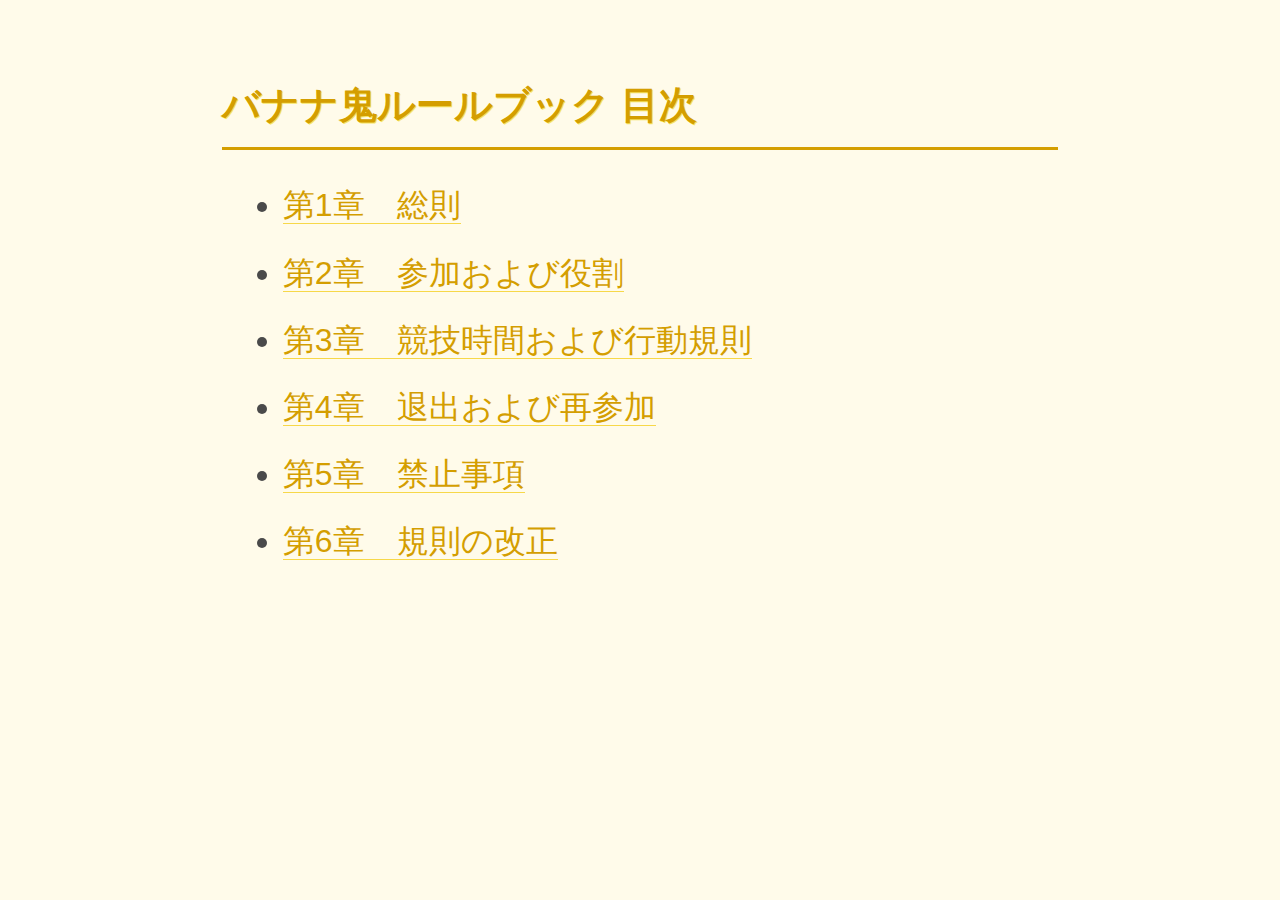
<file: index.html>
<!DOCTYPE html>
<html lang="ja">
<link rel="stylesheet" href="style.css" />

<head>
    <meta charset="UTF-8">
    <title>バナナ鬼ルールブック - 目次</title>
    <link rel="stylesheet" href="style.css">
</head>
<body>

<h1>バナナ鬼ルールブック 目次</h1>

<ul>
    <li><a href="chapter1.html">第1章　総則</a></li>
    <li><a href="chapter2.html">第2章　参加および役割</a></li>
    <li><a href="chapter3.html">第3章　競技時間および行動規則</a></li>
    <li><a href="chapter4.html">第4章　退出および再参加</a></li>
    <li><a href="chapter5.html">第5章　禁止事項</a></li>
    <li><a href="chapter6.html">第6章　規則の改正</a></li>
</ul>

</body>
</html>
</file>
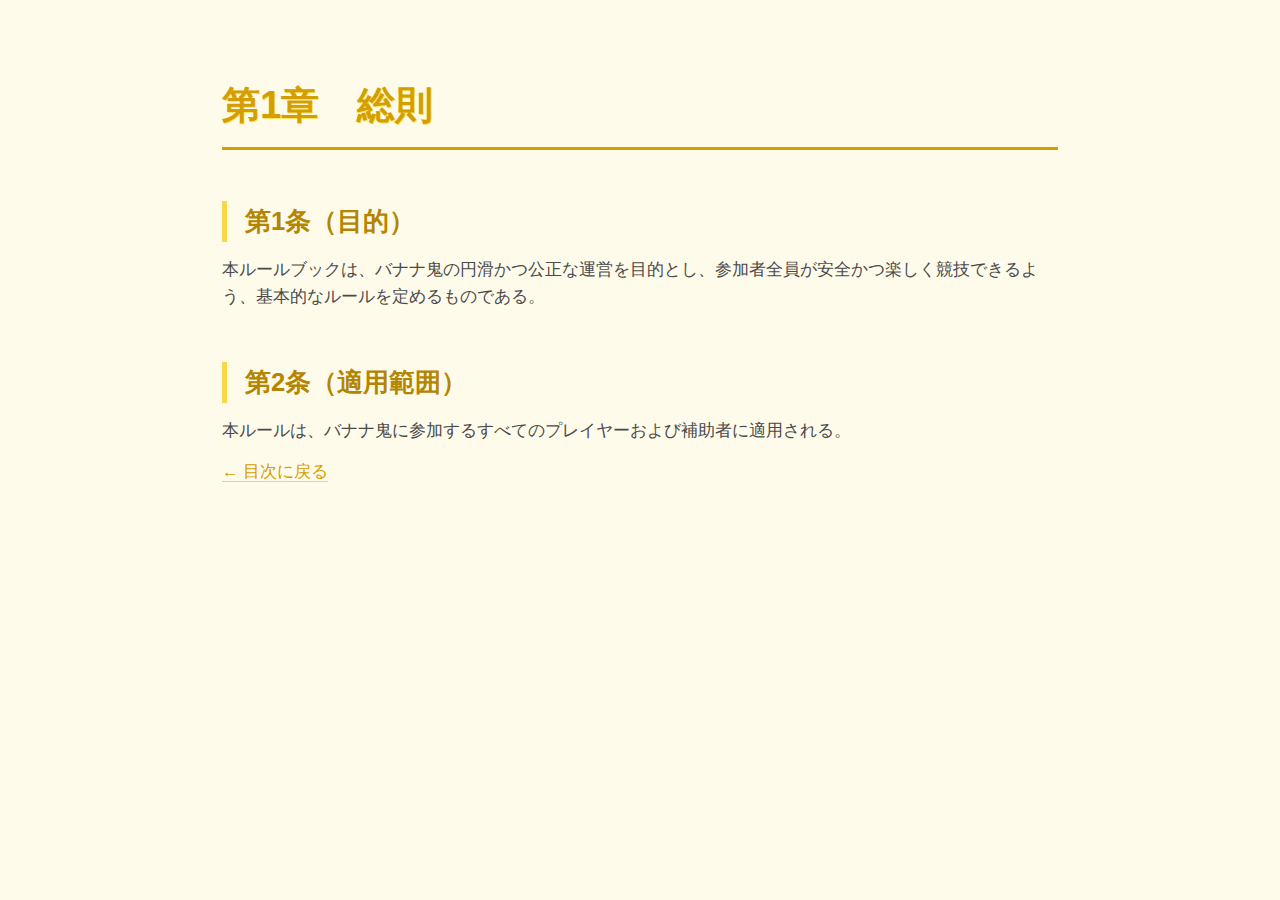
<file: chapter1.html>
<!DOCTYPE html>
<html lang="ja">
<head>
    <meta charset="UTF-8">
    <title>第1章 総則 - バナナ鬼ルールブック</title>
    <link rel="stylesheet" href="style.css">
</head>
<body>

<h1>第1章　総則</h1>

<h2>第1条（目的）</h2>
<p>本ルールブックは、バナナ鬼の円滑かつ公正な運営を目的とし、参加者全員が安全かつ楽しく競技できるよう、基本的なルールを定めるものである。</p>

<h2>第2条（適用範囲）</h2>
<p>本ルールは、バナナ鬼に参加するすべてのプレイヤーおよび補助者に適用される。</p>

<p><a href="index.html">← 目次に戻る</a></p>

</body>
</html>
</file>
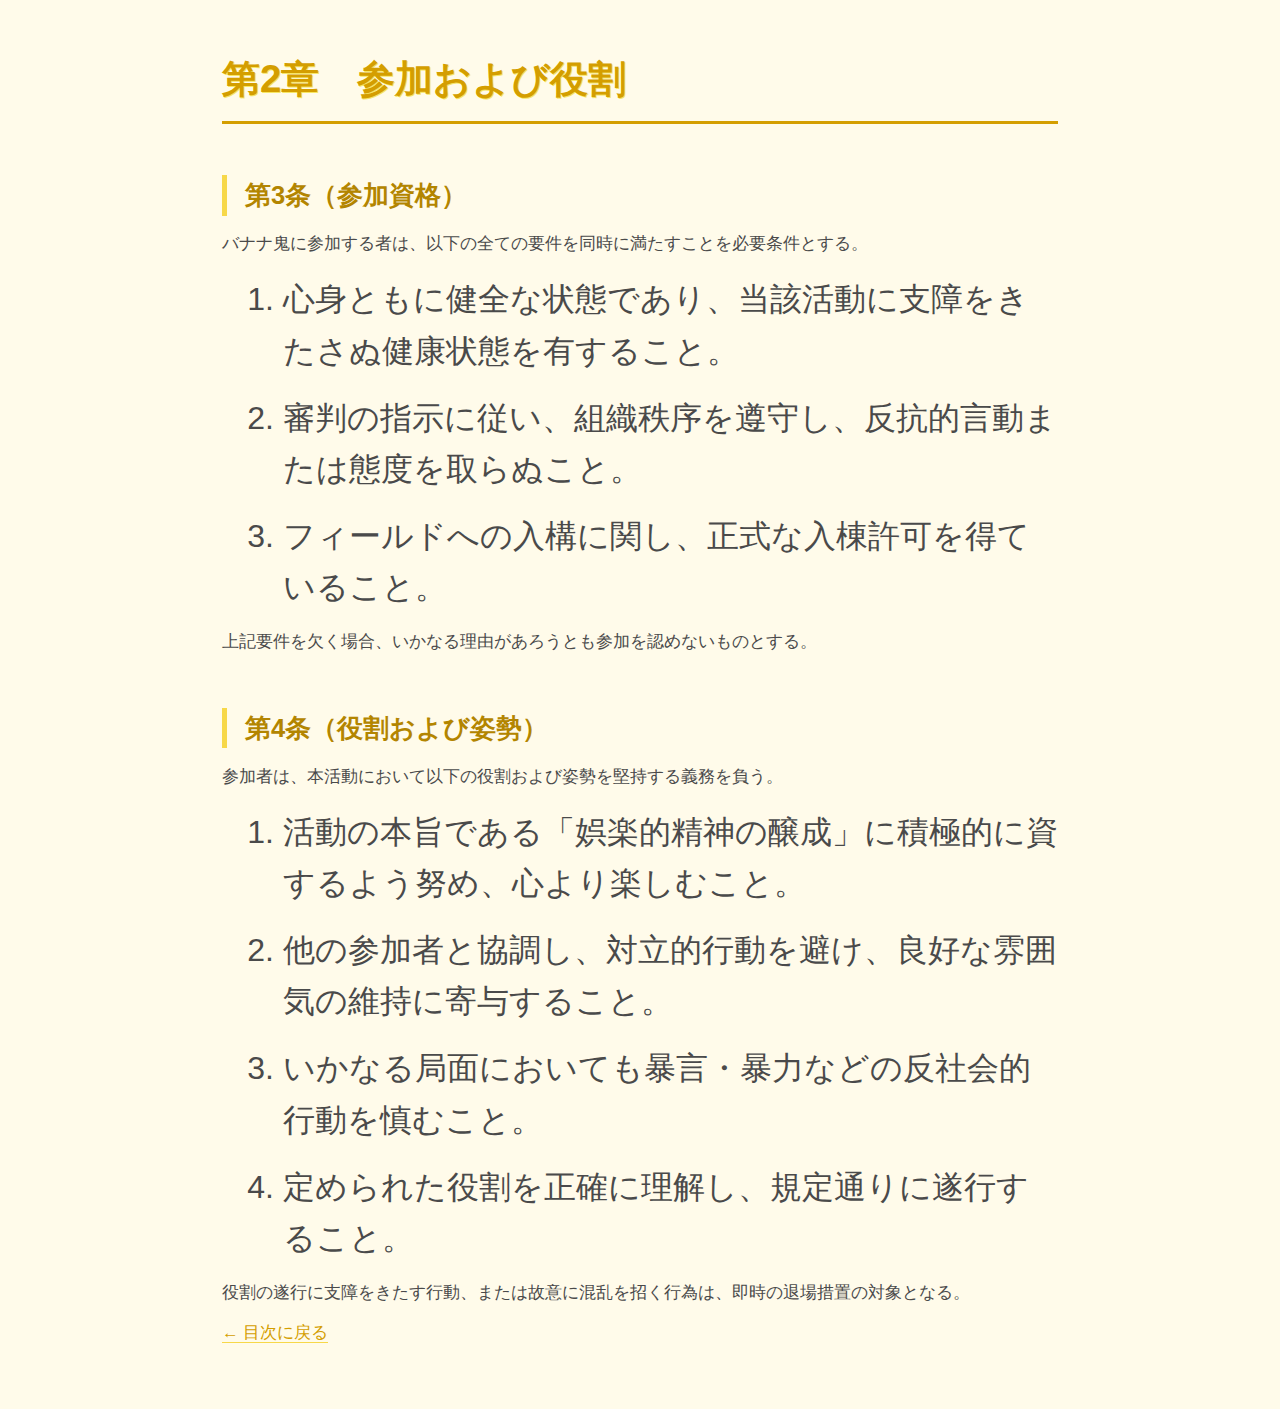
<file: chapter2.html>
<!<!DOCTYPE html>
<html lang="ja">
<head>
    <meta charset="UTF-8">
    <title>第2章 参加および役割 - バナナ鬼ルールブック</title>
    <link rel="stylesheet" href="style.css">
</head>
<body>

<h1>第2章　参加および役割</h1>

<h2>第3条（参加資格）</h2>
<p>
バナナ鬼に参加する者は、以下の全ての要件を同時に満たすことを必要条件とする。
</p>
<ol>
    <li>心身ともに健全な状態であり、当該活動に支障をきたさぬ健康状態を有すること。</li>
    <li>審判の指示に従い、組織秩序を遵守し、反抗的言動または態度を取らぬこと。</li>
    <li>フィールドへの入構に関し、正式な入棟許可を得ていること。</li>
</ol>
<p>
上記要件を欠く場合、いかなる理由があろうとも参加を認めないものとする。
</p>

<h2>第4条（役割および姿勢）</h2>
<p>
参加者は、本活動において以下の役割および姿勢を堅持する義務を負う。
</p>
<ol>
    <li>活動の本旨である「娯楽的精神の醸成」に積極的に資するよう努め、心より楽しむこと。</li>
    <li>他の参加者と協調し、対立的行動を避け、良好な雰囲気の維持に寄与すること。</li>
    <li>いかなる局面においても暴言・暴力などの反社会的行動を慎むこと。</li>
    <li>定められた役割を正確に理解し、規定通りに遂行すること。</li>
</ol>
<p>
役割の遂行に支障をきたす行動、または故意に混乱を招く行為は、即時の退場措置の対象となる。
</p>

<p><a href="index.html">← 目次に戻る</a></p>

</body>
</html>
</file>
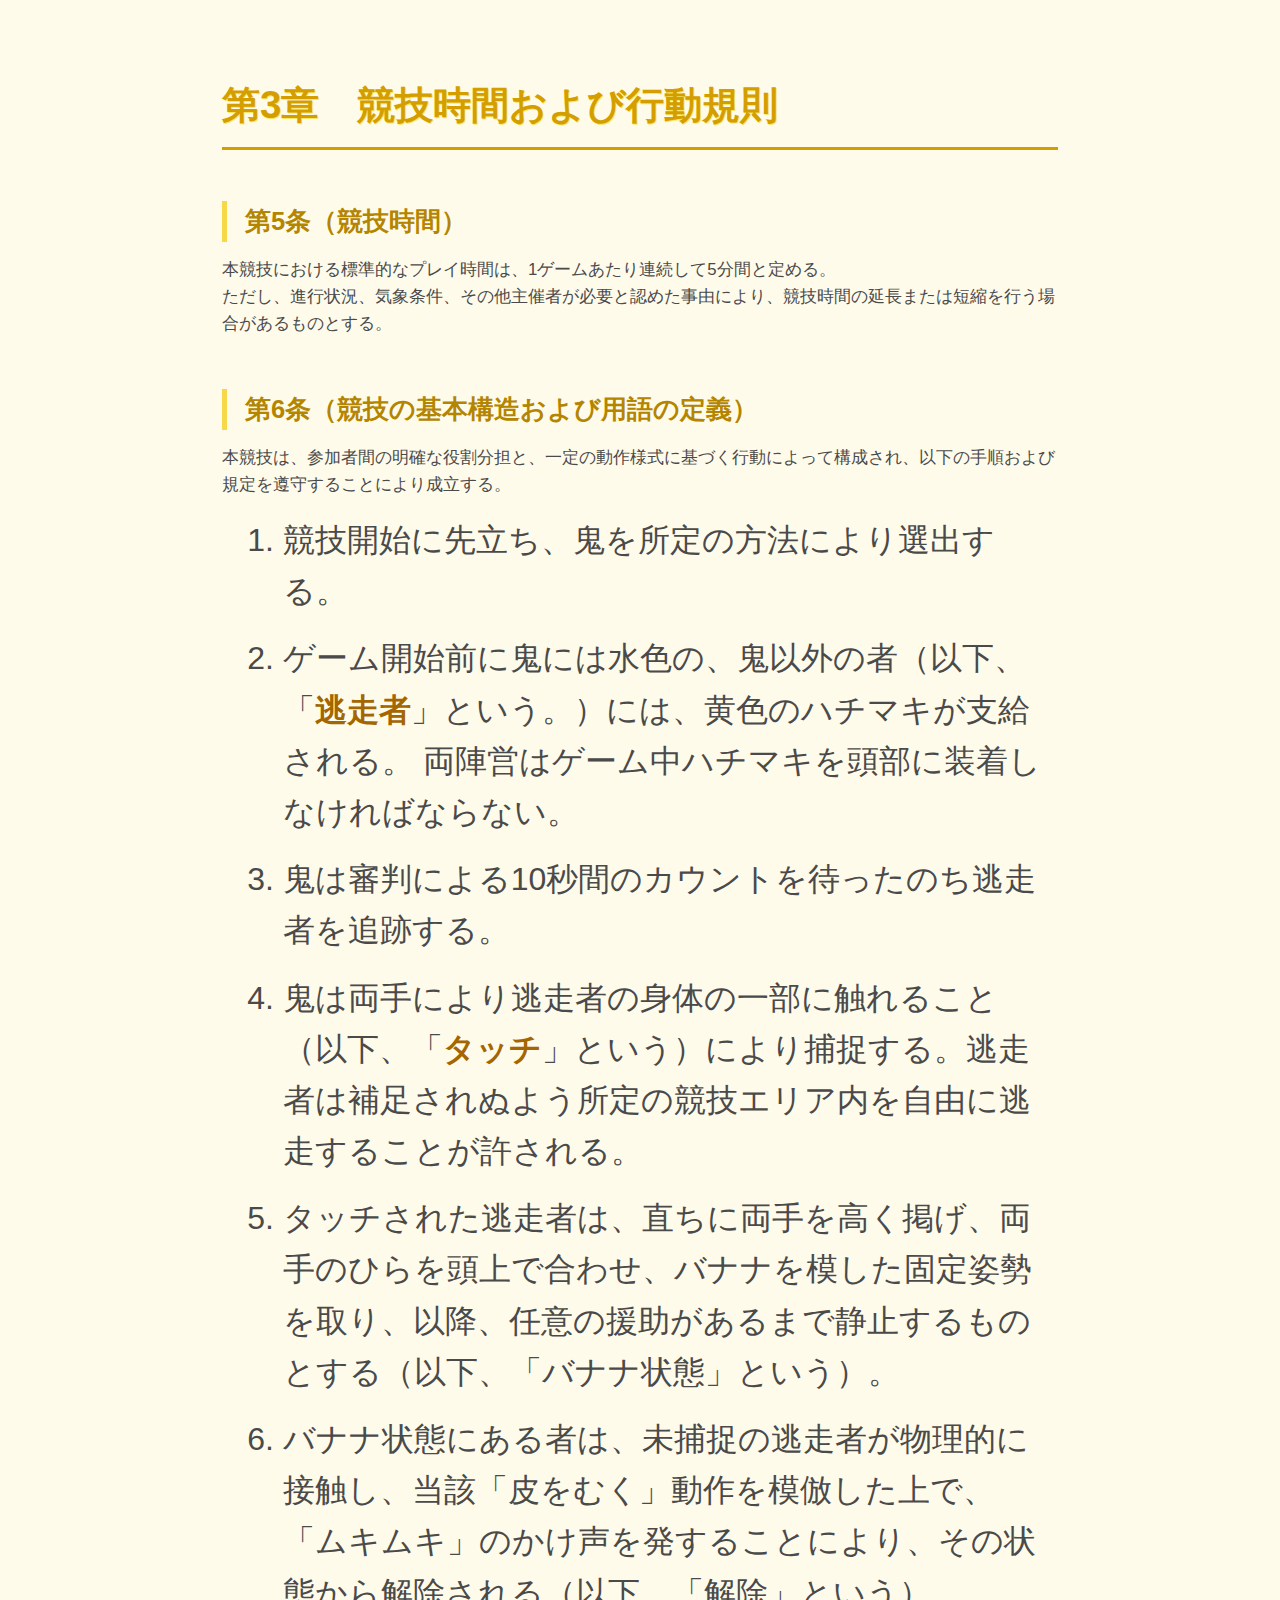
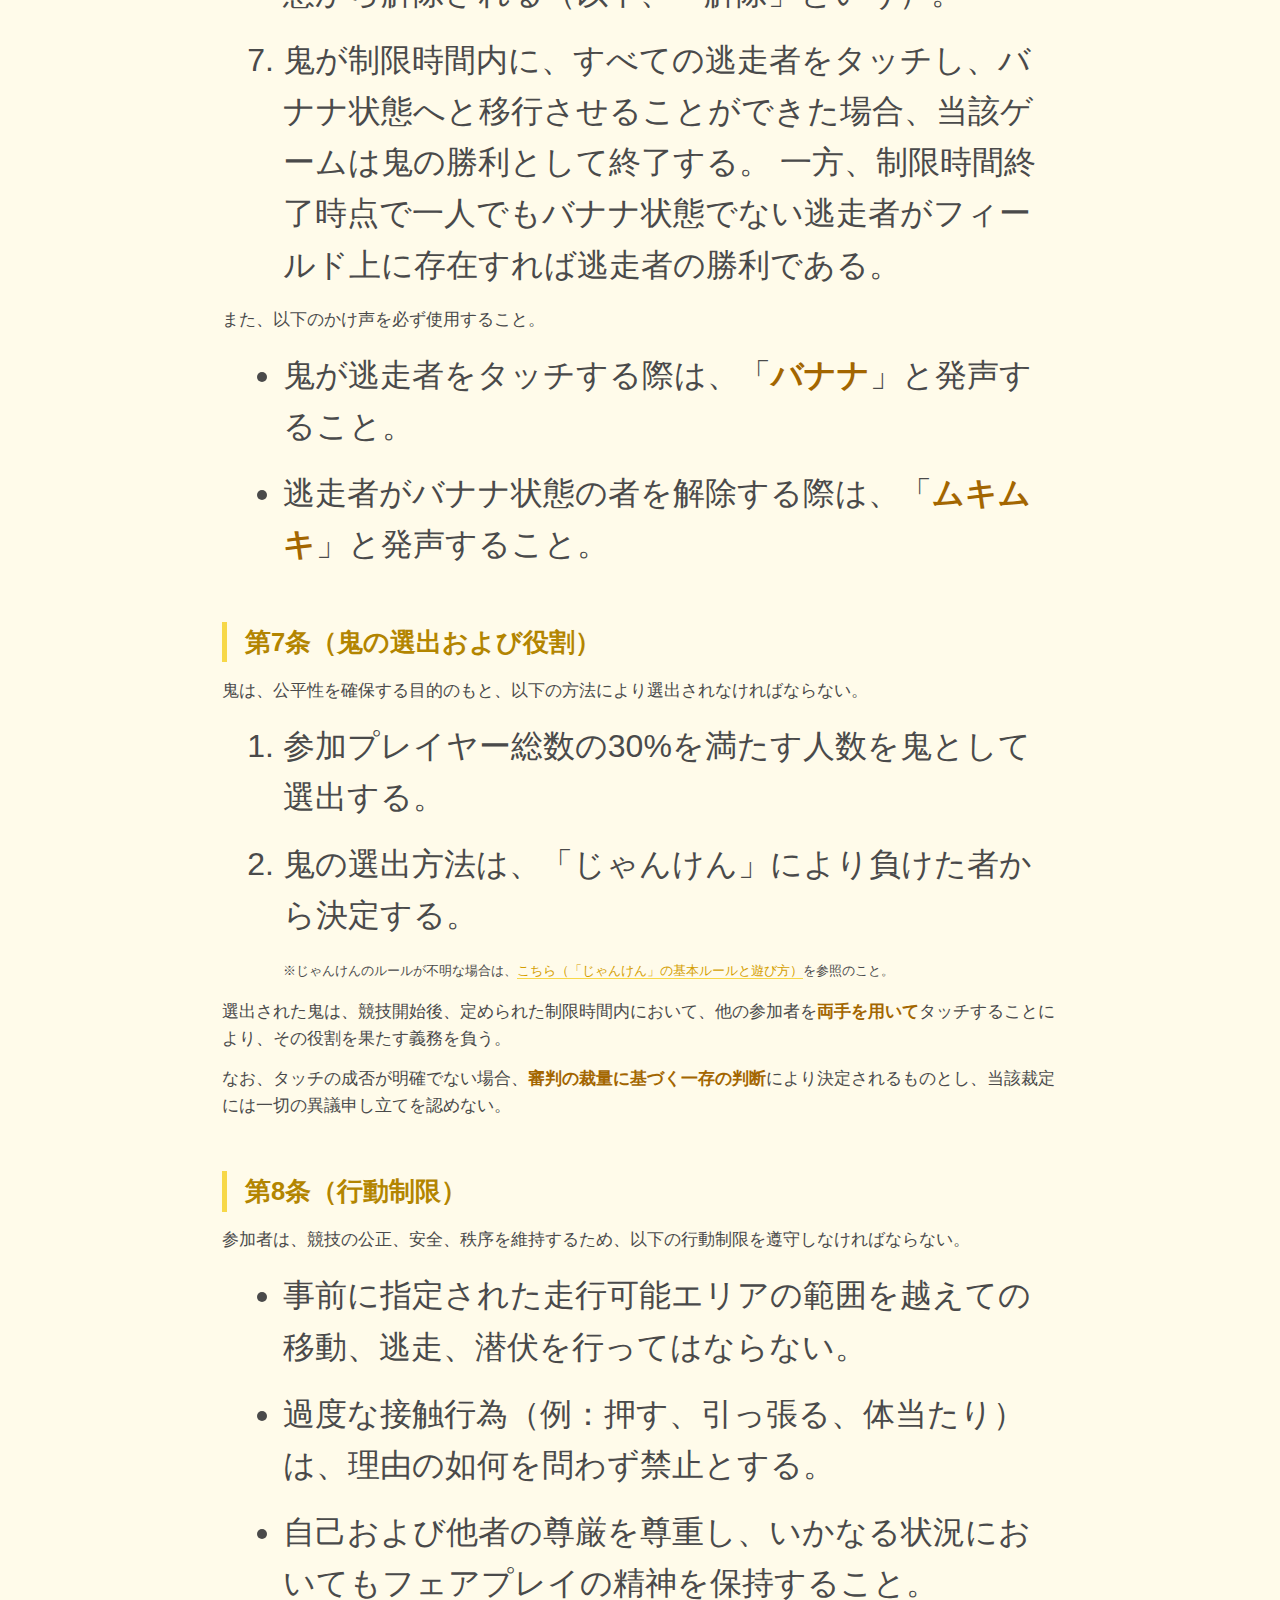
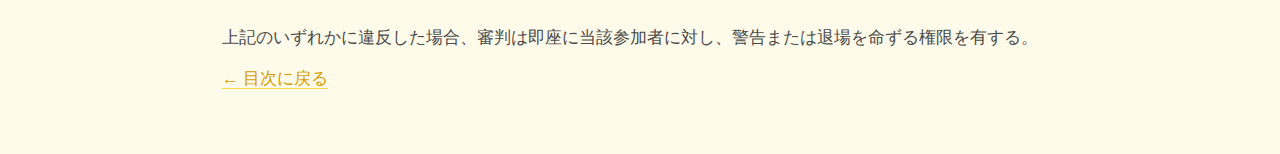
<file: chapter3.html>
<!DOCTYPE html>
<html lang="ja">
<head>
    <meta charset="UTF-8">
    <title>第3章 競技時間および行動規則 - バナナ鬼ルールブック</title>
    <link rel="stylesheet" href="style.css">
</head>
<body>

<h1>第3章　競技時間および行動規則</h1>

<h2>第5条（競技時間）</h2>
<p>
本競技における標準的なプレイ時間は、1ゲームあたり連続して5分間と定める。<br>
ただし、進行状況、気象条件、その他主催者が必要と認めた事由により、競技時間の延長または短縮を行う場合があるものとする。
</p>

<h2>第6条（競技の基本構造および用語の定義）</h2>
<p>
本競技は、参加者間の明確な役割分担と、一定の動作様式に基づく行動によって構成され、以下の手順および規定を遵守することにより成立する。
</p>

<ol>
    <li>
        競技開始に先立ち、鬼を所定の方法により選出する。
    </li>
    <li>
        ゲーム開始前に鬼には水色の、鬼以外の者（以下、「<strong>逃走者</strong>」という。）には、黄色のハチマキが支給される。
        両陣営はゲーム中ハチマキを頭部に装着しなければならない。
    </li>
    <li>
        鬼は審判による10秒間のカウントを待ったのち逃走者を追跡する。
    </li>
    <li>
        鬼は両手により逃走者の身体の一部に触れること（以下、「<strong>タッチ</strong>」という）により捕捉する。逃走者は補足されぬよう所定の競技エリア内を自由に逃走することが許される。
    </li>
    <li>
        タッチされた逃走者は、直ちに両手を高く掲げ、両手のひらを頭上で合わせ、バナナを模した固定姿勢を取り、以降、任意の援助があるまで静止するものとする（以下、「バナナ状態」という）。
    </li>
    <li>
        バナナ状態にある者は、未捕捉の逃走者が物理的に接触し、当該「皮をむく」動作を模倣した上で、「ムキムキ」のかけ声を発することにより、その状態から解除される（以下、「解除」という）。
    </li>
    <li>
        鬼が制限時間内に、すべての逃走者をタッチし、バナナ状態へと移行させることができた場合、当該ゲームは鬼の勝利として終了する。
        一方、制限時間終了時点で一人でもバナナ状態でない逃走者がフィールド上に存在すれば逃走者の勝利である。
    </li>
</ol>

<p>
また、以下のかけ声を必ず使用すること。
</p>
<ul>
    <li>鬼が逃走者をタッチする際は、「<strong>バナナ</strong>」と発声すること。</li>
    <li>逃走者がバナナ状態の者を解除する際は、「<strong>ムキムキ</strong>」と発声すること。</li>
</ul>

<h2>第7条（鬼の選出および役割）</h2>
<p>
鬼は、公平性を確保する目的のもと、以下の方法により選出されなければならない。
</p>
<ol>
    <li>参加プレイヤー総数の30%を満たす人数を鬼として選出する。</li>
    <li>鬼の選出方法は、「じゃんけん」により負けた者から決定する。</li>
    <small>※じゃんけんのルールが不明な場合は、<a href="https://45mix.net/jyanken/">こちら（「じゃんけん」の基本ルールと遊び方）</a>を参照のこと。</small>
</ol>
<p>
選出された鬼は、競技開始後、定められた制限時間内において、他の参加者を<strong>両手を用いて</strong>タッチすることにより、その役割を果たす義務を負う。
</p>
<p>
なお、タッチの成否が明確でない場合、<strong>審判の裁量に基づく一存の判断</strong>により決定されるものとし、当該裁定には一切の異議申し立てを認めない。
</p>

<h2>第8条（行動制限）</h2>
<p>
参加者は、競技の公正、安全、秩序を維持するため、以下の行動制限を遵守しなければならない。
</p>
<ul>
    <li>事前に指定された走行可能エリアの範囲を越えての移動、逃走、潜伏を行ってはならない。</li>
    <li>過度な接触行為（例：押す、引っ張る、体当たり）は、理由の如何を問わず禁止とする。</li>
    <li>自己および他者の尊厳を尊重し、いかなる状況においてもフェアプレイの精神を保持すること。</li>
</ul>
<p>
上記のいずれかに違反した場合、審判は即座に当該参加者に対し、警告または退場を命ずる権限を有する。
</p>

<p><a href="index.html">← 目次に戻る</a></p>

</body>
</html>
</file>
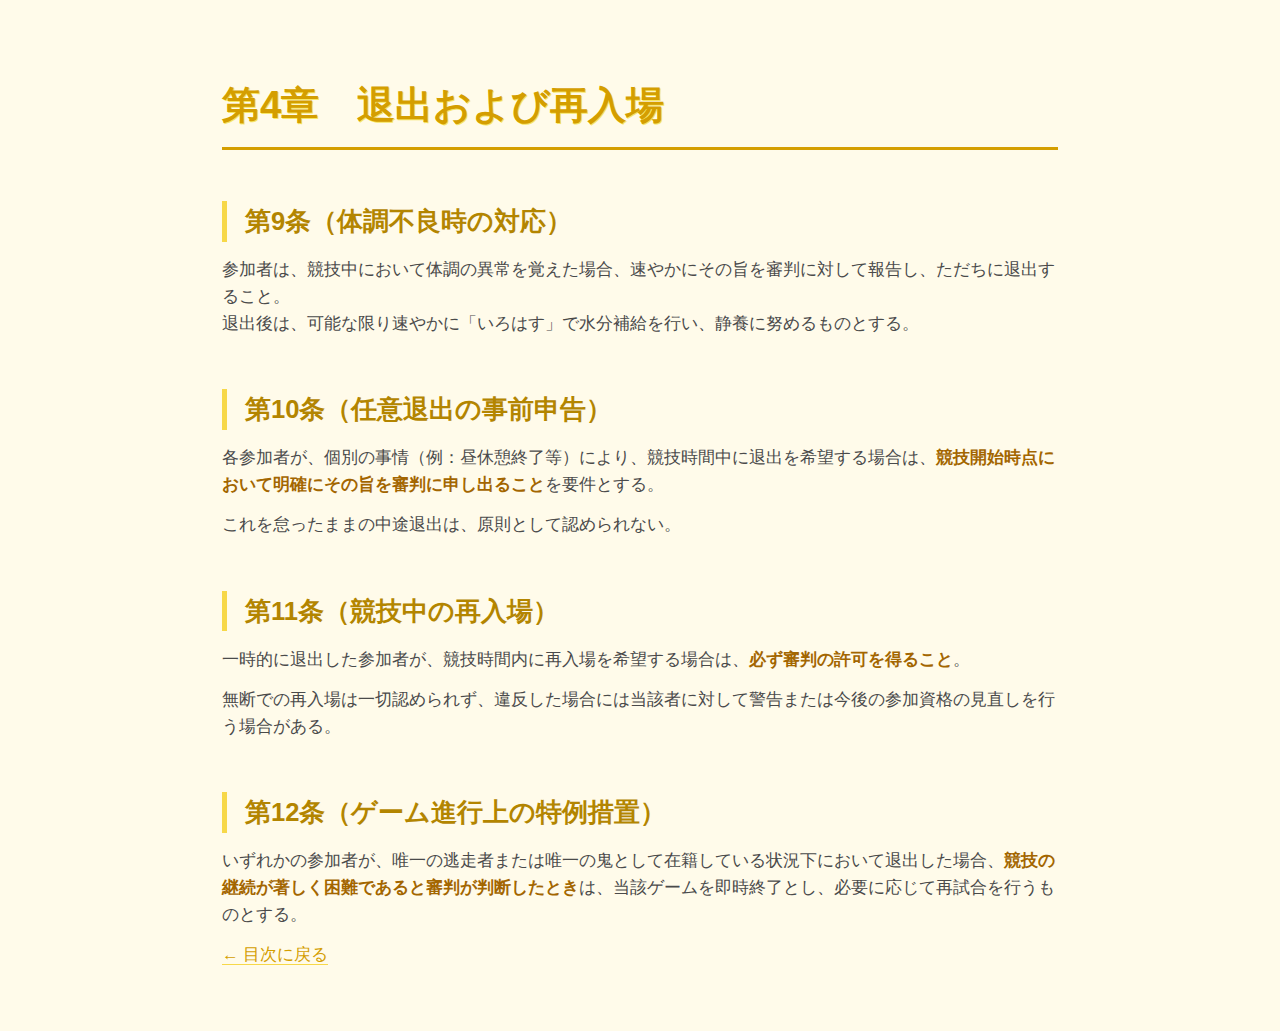
<file: chapter4.html>
<!DOCTYPE html>
<html lang="ja">
<head>
    <meta charset="UTF-8">
    <title>第4章 退出および再入場 - バナナ鬼ルールブック</title>
    <link rel="stylesheet" href="style.css">
</head>
<body>

<h1>第4章　退出および再入場</h1>

<h2>第9条（体調不良時の対応）</h2>
<p>
参加者は、競技中において体調の異常を覚えた場合、速やかにその旨を審判に対して報告し、ただちに退出すること。<br>
退出後は、可能な限り速やかに「いろはす」で水分補給を行い、静養に努めるものとする。
</p>

<h2>第10条（任意退出の事前申告）</h2>
<p>
各参加者が、個別の事情（例：昼休憩終了等）により、競技時間中に退出を希望する場合は、<strong>競技開始時点において明確にその旨を審判に申し出ること</strong>を要件とする。
</p>
<p>
これを怠ったままの中途退出は、原則として認められない。
</p>

<h2>第11条（競技中の再入場）</h2>
<p>
一時的に退出した参加者が、競技時間内に再入場を希望する場合は、<strong>必ず審判の許可を得ること</strong>。
</p>
<p>
無断での再入場は一切認められず、違反した場合には当該者に対して警告または今後の参加資格の見直しを行う場合がある。
</p>

<h2>第12条（ゲーム進行上の特例措置）</h2>
<p>
いずれかの参加者が、唯一の逃走者または唯一の鬼として在籍している状況下において退出した場合、<strong>競技の継続が著しく困難であると審判が判断したとき</strong>は、当該ゲームを即時終了とし、必要に応じて再試合を行うものとする。
</p>

<p><a href="index.html">← 目次に戻る</a></p>

</body>
</html>
</file>
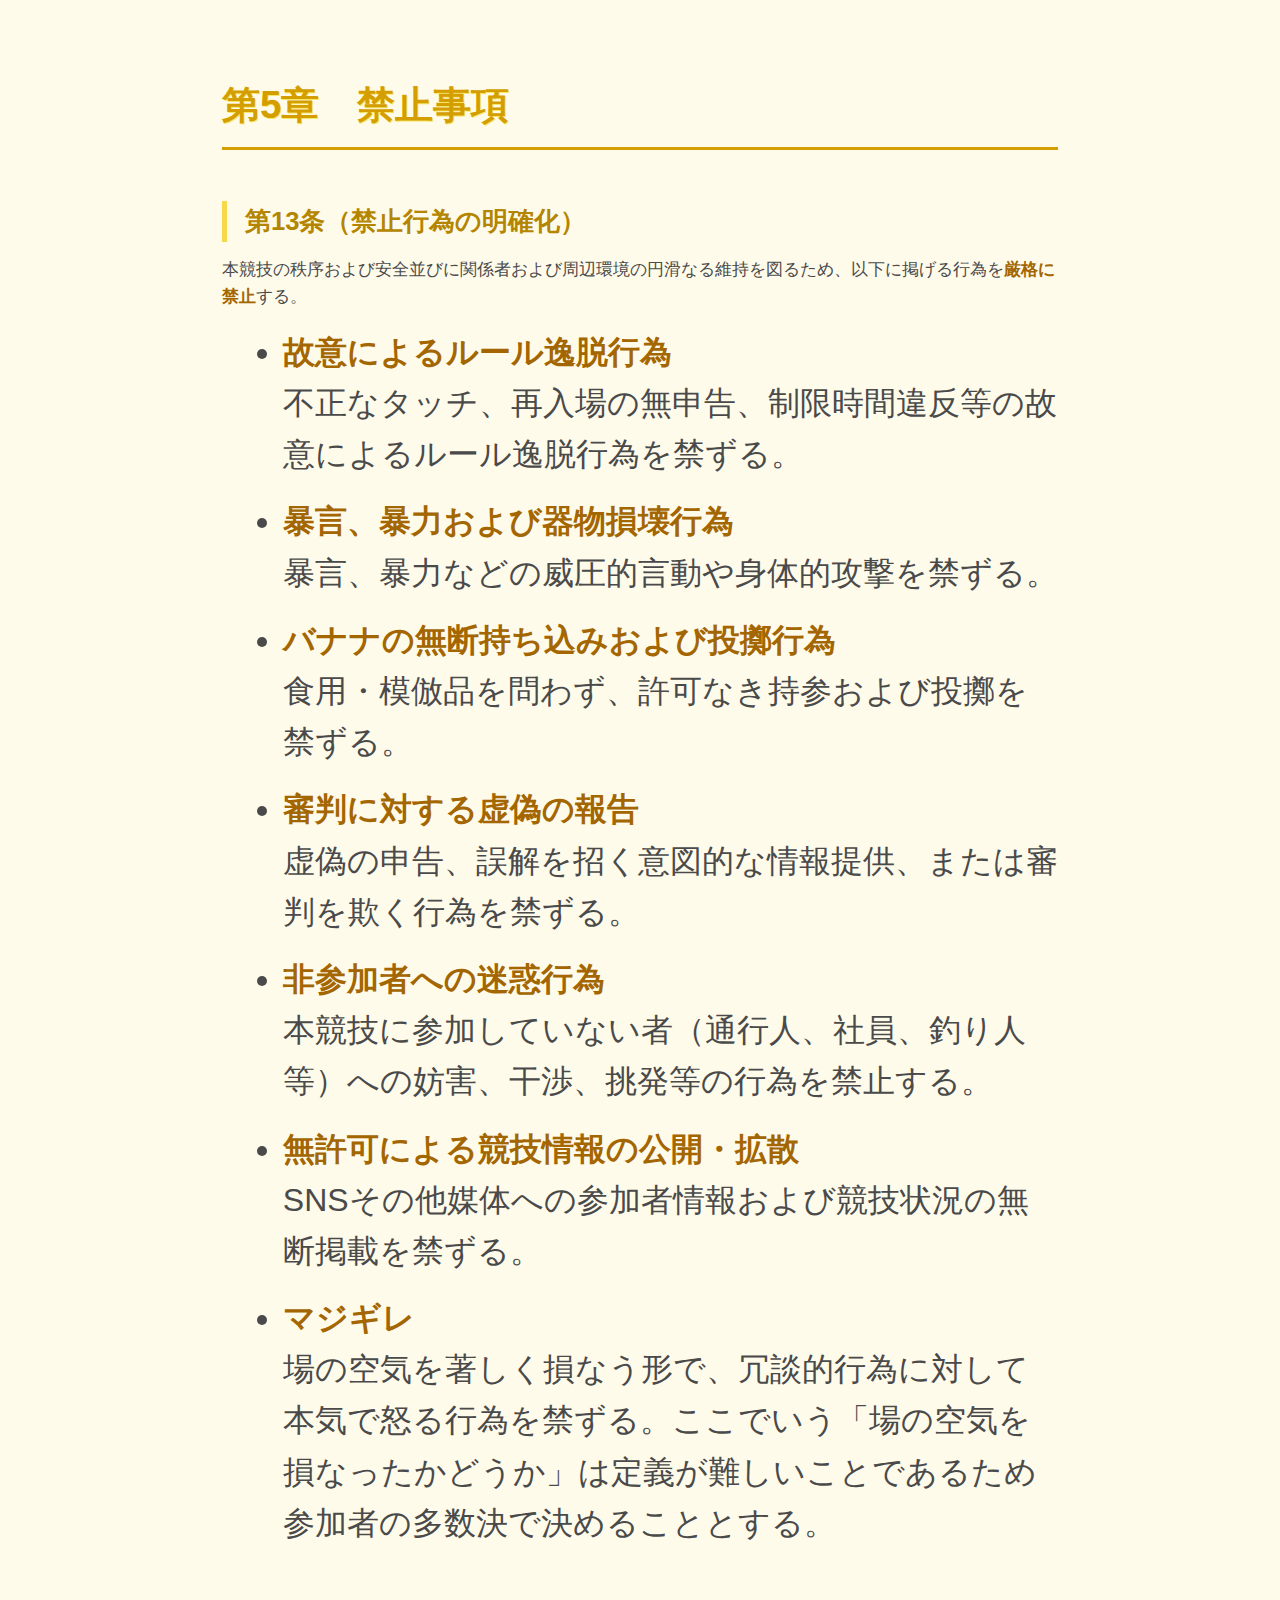
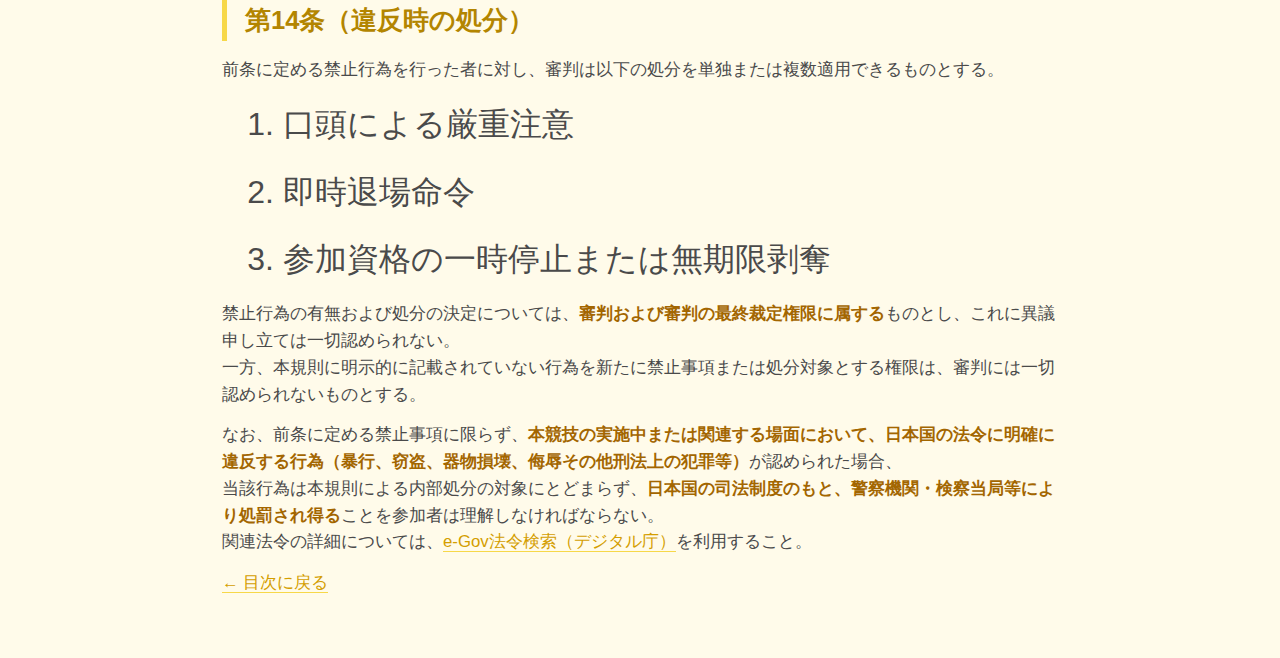
<file: chapter5.html>
<!DOCTYPE html>
<html lang="ja">
<head>
    <meta charset="UTF-8" />
    <title>第5章 禁止事項 - バナナ鬼ルールブック</title>
    <link rel="stylesheet" href="style.css" />
</head>
<body>

<h1>第5章　禁止事項</h1>

<h2>第13条（禁止行為の明確化）</h2>
<p>
本競技の秩序および安全並びに関係者および周辺環境の円滑なる維持を図るため、以下に掲げる行為を<strong>厳格に禁止</strong>する。
</p>

<ul>
    <li><strong>故意によるルール逸脱行為</strong><br>
        不正なタッチ、再入場の無申告、制限時間違反等の故意によるルール逸脱行為を禁ずる。</li>

    <li><strong>暴言、暴力および器物損壊行為</strong><br>
        暴言、暴力などの威圧的言動や身体的攻撃を禁ずる。</li>

    <li><strong>バナナの無断持ち込みおよび投擲行為</strong><br>
        食用・模倣品を問わず、許可なき持参および投擲を禁ずる。</li>
    
    <li><strong>審判に対する虚偽の報告</strong><br>
        虚偽の申告、誤解を招く意図的な情報提供、または審判を欺く行為を禁ずる。</li>

    <li><strong>非参加者への迷惑行為</strong><br>
        本競技に参加していない者（通行人、社員、釣り人等）への妨害、干渉、挑発等の行為を禁止する。</li>

    <li><strong>無許可による競技情報の公開・拡散</strong><br>
        SNSその他媒体への参加者情報および競技状況の無断掲載を禁ずる。</li>
    
    <li><strong>マジギレ</strong><br>
        場の空気を著しく損なう形で、冗談的行為に対して本気で怒る行為を禁ずる。ここでいう「場の空気を損なったかどうか」は定義が難しいことであるため参加者の多数決で決めることとする。</li>
</ul>

<h2>第14条（違反時の処分）</h2>
<p>
前条に定める禁止行為を行った者に対し、審判は以下の処分を単独または複数適用できるものとする。
</p>

<ol>
    <li>口頭による厳重注意</li>
    <li>即時退場命令</li>
    <li>参加資格の一時停止または無期限剥奪</li>
</ol>
<p>
禁止行為の有無および処分の決定については、<strong>審判および審判の最終裁定権限に属する</strong>ものとし、これに異議申し立ては一切認められない。<br>
一方、本規則に明示的に記載されていない行為を新たに禁止事項または処分対象とする権限は、審判には一切認められないものとする。
</p>
<p>
なお、前条に定める禁止事項に限らず、<strong>本競技の実施中または関連する場面において、日本国の法令に明確に違反する行為（暴行、窃盗、器物損壊、侮辱その他刑法上の犯罪等）</strong>が認められた場合、<br>
当該行為は本規則による内部処分の対象にとどまらず、<strong>日本国の司法制度のもと、警察機関・検察当局等により処罰され得る</strong>ことを参加者は理解しなければならない。
<br>関連法令の詳細については、<a href="https://elaws.e-gov.go.jp/" target="_blank" rel="noopener noreferrer">e-Gov法令検索（デジタル庁）</a>を利用すること。
</p>
</p>



<p><a href="index.html">← 目次に戻る</a></p>

</body>
</html>
</file>
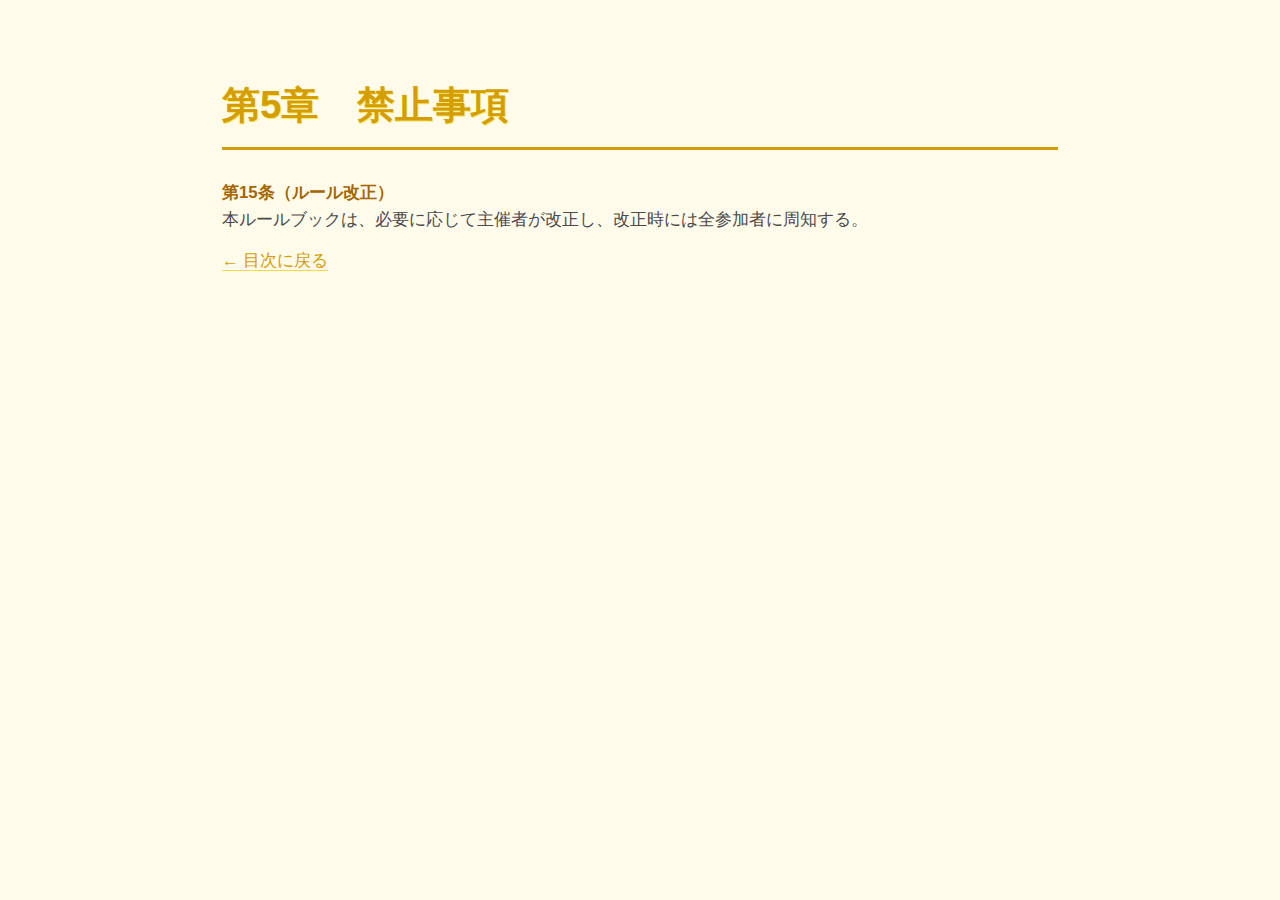
<file: chapter6.html>
<!DOCTYPE html>
<html lang="ja">
<head>
    <meta charset="UTF-8" />
    <title>第6章　規則の改正</title>
    <link rel="stylesheet" href="style.css" />
</head>

<body>
<h1>第5章　禁止事項</h1>
<p><strong>第15条（ルール改正）</strong><br>
本ルールブックは、必要に応じて主催者が改正し、改正時には全参加者に周知する。</p>

<p><a href="index.html">← 目次に戻る</a></p>
</body>
</html>
</file>
<file: style.css>
/* 全体のフォントと背景 */
body {
  font-family: "Yu Gothic", "Hiragino Kaku Gothic Pro", Meiryo, sans-serif;
  background: #fffbea; /* 柔らかいクリームイエロー */
  color: #4a4a4a;
  margin: 2em auto;
  max-width: 900px;
  padding: 1em 2em;
  line-height: 1.6;
  box-sizing: border-box;
}

/* 見出し */
h1 {
  color: #d49e00; /* 濃いめのマスタードイエロー */
  border-bottom: 3px solid #d49e00;
  padding-bottom: 0.3em;
  font-weight: 700;
  font-size: 2.4em;
  margin-bottom: 0.8em;
  text-shadow: 1px 1px 0 #f7e765;
}

h2 {
  color: #b38500; /* 少し落ち着いたイエロー */
  border-left: 5px solid #f7d849;
  padding-left: 0.7em;
  margin-top: 2em;
  margin-bottom: 0.6em;
  font-weight: 600;
  font-size: 1.6em;
}

h3 {
  color: #b38500;
  margin-top: 1.5em;
  margin-bottom: 0.5em;
  font-weight: 600;
  font-size: 1.3em;
}

/* 段落 */
p {
  margin: 0.8em 0;
  font-size: 1.05em;
}

/* リスト */
ul, ol {
  margin-left: 1.3em;
  margin-bottom: 1em;
}

li {
  margin-bottom: 0.5em;
  font-size: 2.0em;
}

/* 強調 */
strong {
  color: #a36600;
  font-weight: 700;
}

/* リンク */
a {
  color: #d49e00;
  text-decoration: none;
  border-bottom: 1.5px solid #f7d849;
  transition: color 0.3s ease, border-color 0.3s ease;
}
a:hover {
  color: #b38500;
  border-color: #d49e00;
}

/* コードブロックや引用など */
code, pre {
  background-color: #fff7b2;
  border: 1px solid #f7e765;
  padding: 0.15em 0.4em;
  border-radius: 3px;
  font-family: "Courier New", Courier, monospace;
  font-size: 0.95em;
  color: #7a5900;
}

/* 表 */
table {
  border-collapse: collapse;
  width: 100%;
  margin: 1em 0;
}
th, td {
  border: 1px solid #f7d849;
  padding: 0.5em 1em;
  text-align: left;
}
th {
  background-color: #f7e765;
  color: #5a4500;
}

/* ボックス (もし使うなら) */
.box-warning {
  background-color: #fff5cc;
  border-left: 6px solid #d49e00;
  padding: 1em 1.5em;
  margin: 1em 0;
  color: #665300;
  font-weight: 600;
}

/* レスポンシブ対応 */
@media (max-width: 600px) {
  body {
    padding: 1em;
    margin: 1em;
  }
  h1 {
    font-size: 1.8em;
  }
  h2 {
    font-size: 1.3em;
  }
}
</file>
